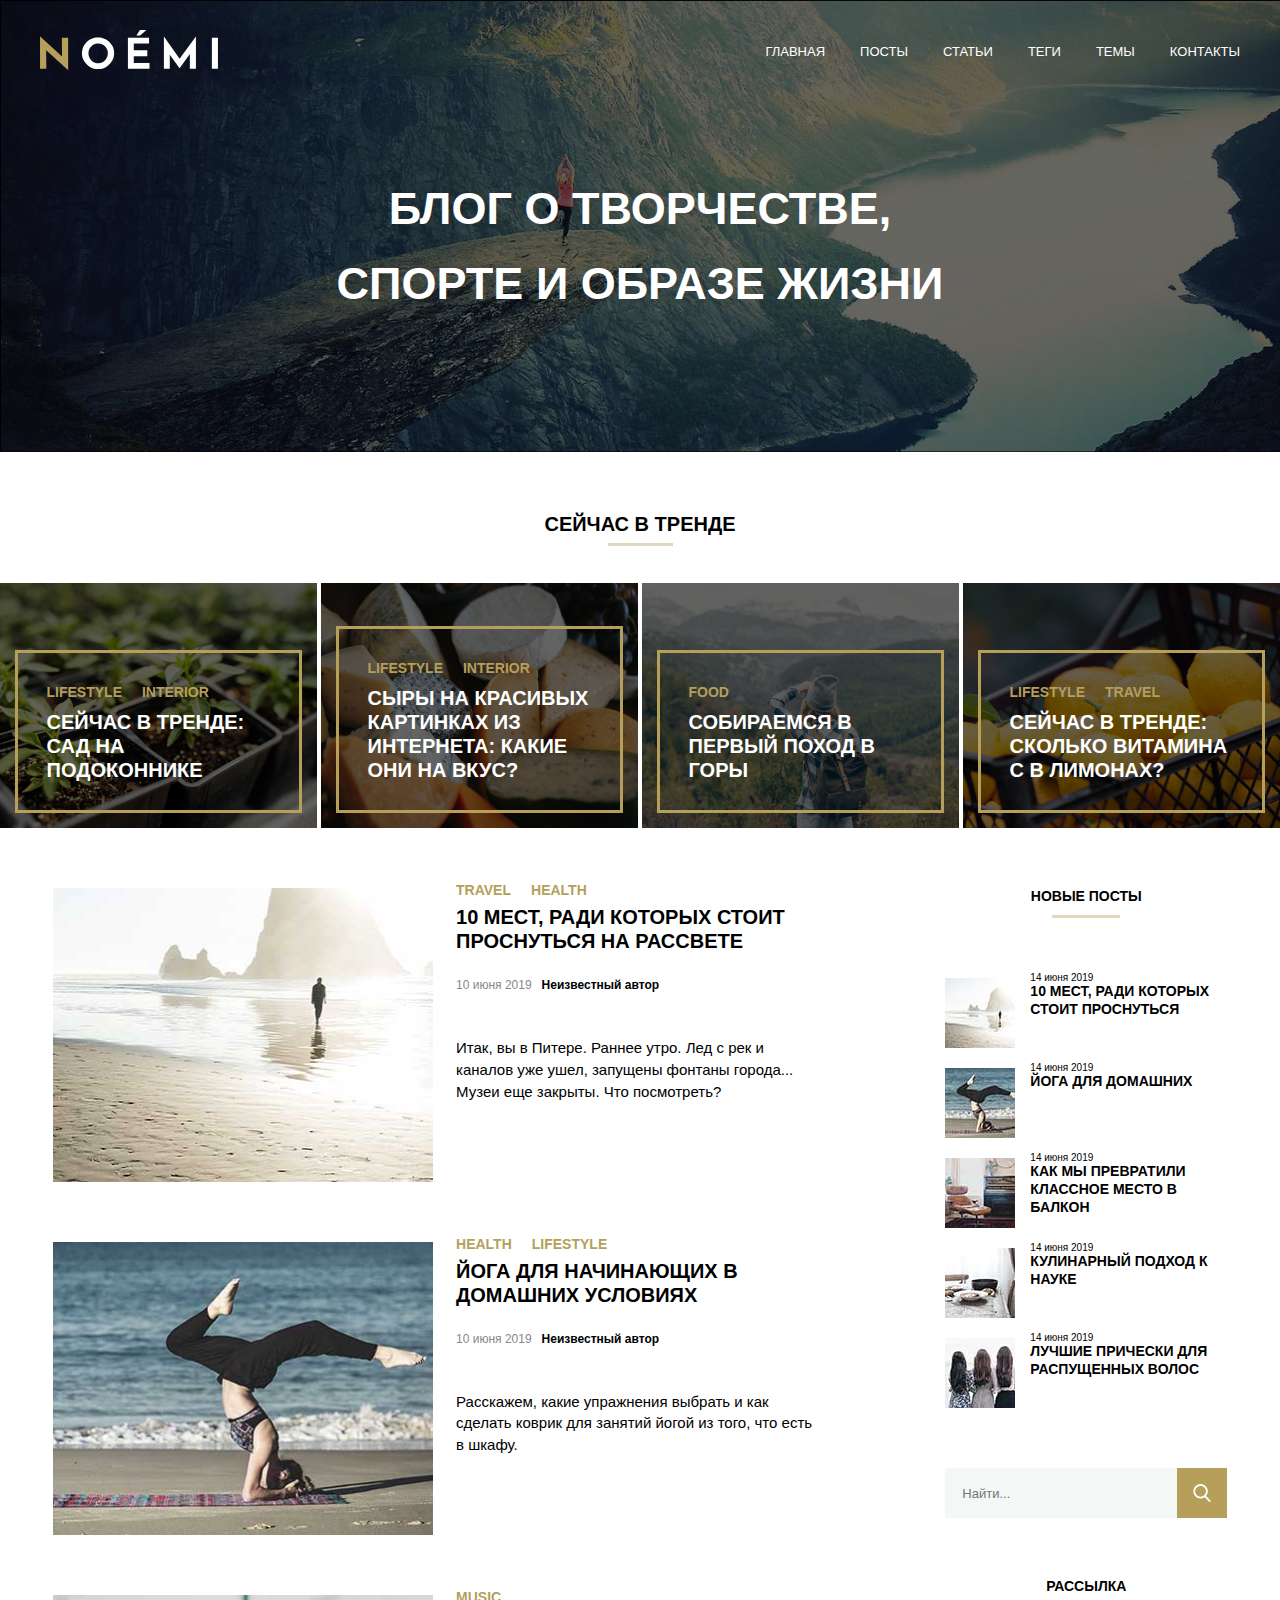
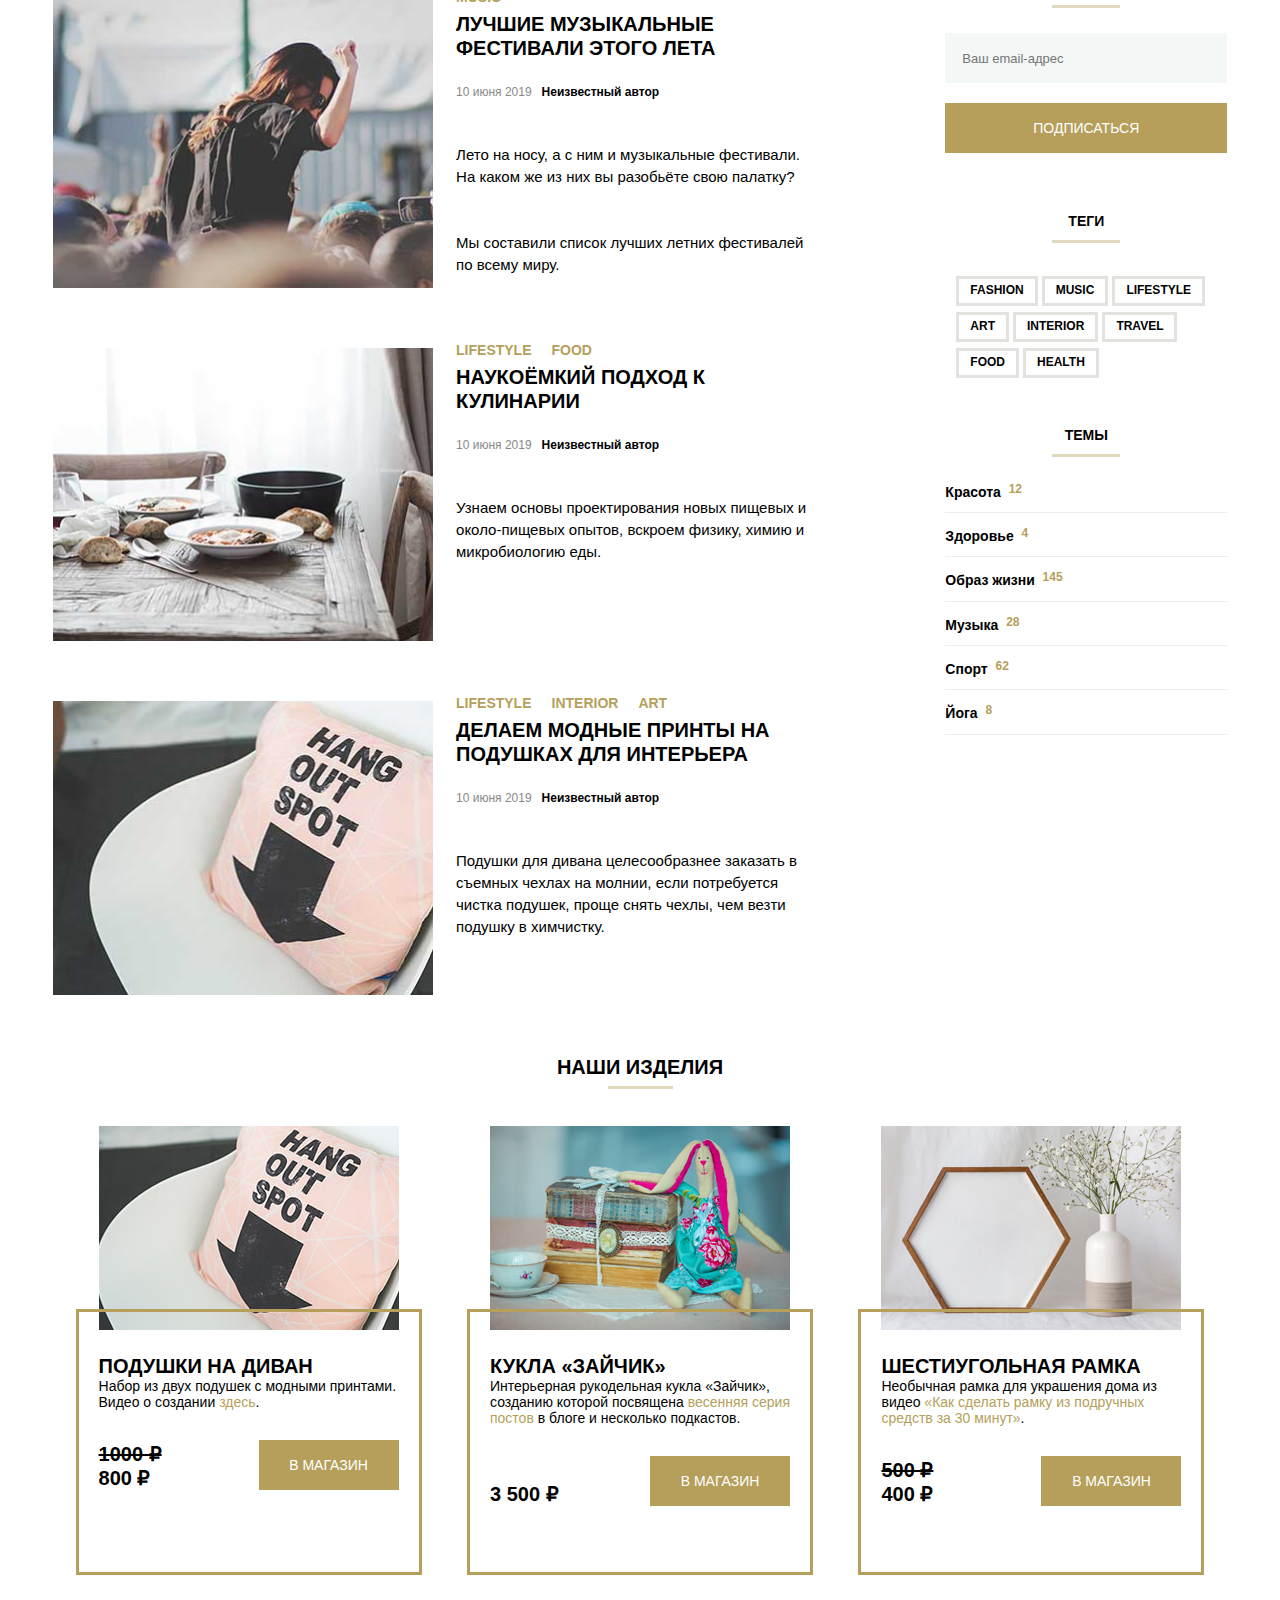
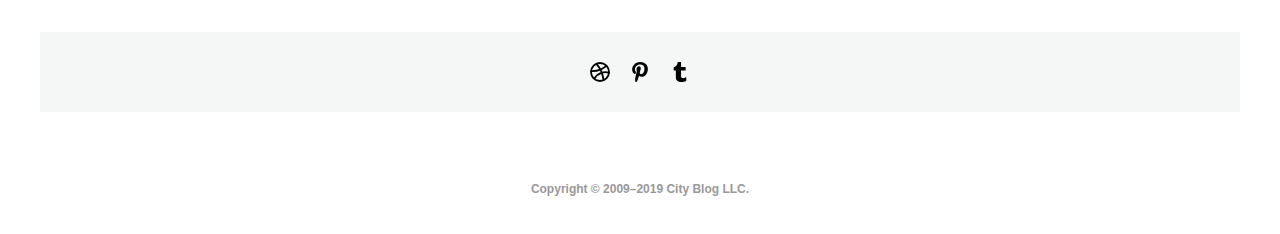
<file: index.html>
<!DOCTYPE html>
<html lang="en">

<head>
  <meta charset="UTF-8">
  <meta http-equiv="X-UA-Compatible" content="IE=edge">
  <meta name="viewport" content="width=device-width, initial-scale=1.0">
  <title>Document</title>
  <link rel="stylesheet" href="css/style.css">
</head>

<body>
  <header class="header">
    <div class="container">
      <a href="#" class="header__logo-link">
        <img src="svg/noemi-logo.svg" class="header__logo" alt="Логотип компании">
      </a>

  

      <div class="tablet__menu">
        <input id="menu__toggle" type="checkbox"  name="menu__toggle">
        <label class="menu__btn" for="menu__toggle">
            <span></span>
        </label>
    </div>

      <nav class="menu">
        <ul class="menu__list">
          <li class="menu__list-item">
            <a class="menu__link" href="#0">Главная</a>
          </li>
          <li class="menu__list-item">
            <a class="menu__link" href="#0">Посты</a>
          </li>
          <li class="menu__list-item">
            <a class="menu__link" href="#0">Статьи</a>
          </li>
          <li class="menu__list-item">
            <a class="menu__link" href="#0">Теги</a>
          </li>
          <li class="menu__list-item">
            <a class="menu__link" href="#0">Темы</a>
          </li>
          <li class="menu__list-item">
            <a class="menu__link" href="#0">Контакты</a>
          </li>
        </ul>
      </nav>
    </div>

    <div class="container-title">
      <h1 class="title">Блог о творчестве, спорте и образе жизни</h1>
    </div>
  </header>

    <div class="popup-wrapper">
        <div class="popup-container">
            <div class="popup">
                <div class="popup-header-container">
                    <h2 class="popup-header">Ваш фидбек</h2>
                </div>
                <form class="form-popup">
                    <div class="form-group-popup">
                        <label class="field-group">
                        <span class="field-label">Как часто Вы заходите на сайт?</span>
                        <select class="select">
                            <option>Почти каждый день</option>
                            <option selected>Каждый день</option>
                            <option>Реже</option>
                        </select>
                    </label>
                    </div>
                    <div class="form-group-popup">
                        <span class="field-label">Вы подписаны на e-mail рассылку?</span>
                        <label class="radio-group">
                        <input type="radio" class="radio" name="radio-group">
                        <span class="radio-group-text">Да</span>
                    </label>
                        <label class="radio-group">
                        <input type="radio" class="radio" name="radio-group">
                        <span class="radio-group-text">Нет</span>
                    </label>
                    </div>
                    <div class="form-group-popup">
                        <label class="field-group">
                  <span class="field-label">Напишите текст вашего сообщения</span>
                  <textarea class="field textarea" placeholder="Может, больше рецептов?" required></textarea>
                 </label>
                    </div>
                    <div class="form-group-popup form-actions">
                        <button type="submit" class="button button-submit">Отправить</button>
                    </div>
                </form>
            </div>
            <button class="popup__close" type="button">Закрыть окно</button>
        </div>
    </div>
   

  <article class="trend">
    <div class="posts__header-container">
      <h2 class="shop__header">Сейчас в тренде</h2>
    </div>
    <div class="trend__container">
      <article class="trend-card trend-card-one">
        <img src="images/trend1.jpg" class="trend__img" alt="Фотография человека у моря">
        <div class="trend__content">
          <header class="trend__content-header">
            <div class="category">
              <ul class="category__list">
                <li>
                  <a href="#0" class="category__link">Lifestyle</a>
                </li>
                <li>
                  <a href="#0" class="category__link">Interior</a>
                </li>
              </ul>
            </div>
            <h3 class="trend__title">
              <a href="#0" class="trend__title-link ">Сейчас в тренде: сад на подоконнике</a>
            </h3>
          </header>

        </div>
      </article>
      <article class="trend-card trend-card-two">
        <img src="images/trend2.jpg" class="trend__img" alt="Фотография человека у моря">
        <div class="trend__content">
          <header class="trend__content-header">
            <div class="category">
              <ul class="category__list">
                <li class="category__list-item">
                  <a href="#0" class="category__link">Lifestyle</a>
                </li>
                <li class="category__list-item">
                  <a href="#0" class="category__link">Interior</a>
                </li>
              </ul>
            </div>
            <h3 class="trend__title">
              <a href="#0" class="trend__title-link ">Сыры на красивых картинках из интернета: какие они на вкус?</a>
            </h3>
          </header>

        </div>
      </article>
      <article class="trend-card trend-card-three">
        <img src="images/trend3.jpg" class="trend__img" alt="Фотография человека у моря">
        <div class="trend__content">
          <header class="trend__content-header">
            <div class="category">
              <ul class="category__list">
                <li class="category__list-item">
                  <a href="#0" class="category__link">Food</a>
                </li>
              </ul>
            </div>
            <h3 class="trend__title">
              <a href="#0" class="trend__title-link">Собираемся в первый поход в горы</a>
            </h3>
          </header>

        </div>
      </article>
      <article class="trend-card trend-card-four">
        <img src="images/trend4.jpg" class="trend__img" alt="Фотография человека у моря">
        <div class="trend__content">
          <header class="trend__content-header">
            <div class="category">
              <ul class="category__list">
                <li class="category__list-item">
                  <a href="#0" class="category__link">Lifestyle</a>
                </li>
                <li class="category__list-item">
                  <a href="#0" class="category__link">Travel</a>
                </li>
              </ul>
            </div>
            <h3 class="trend__title">
              <a href="#0" class="trend__title-link ">Сейчас в тренде: сколько витамина С в лимонах?</a>
            </h3>
          </header>

        </div>
      </article>
    </div>
  </article>

  <div class="page">
    <main class="news__container">
      <!--карточка 1-->
      <article class="article">
        <img class="article__img" src="images/last-post1.jpg" alt="10 мест, ради которых стоит проснуться на рассвете">

        <div class="article__content">
          <ul class="tags__article-list">
            <li class="tags__article-item">
              <a class="tags__article-link" href="#0">Travel</a>
            </li>
            <li class="tags__article-item">
              <a class="tags__article-link" href="#0">Health</a>
            </li>
          </ul>
          <h2 class="article__title">
            <a class="article__title-link" href="#0">10 мест, ради которых стоит проснуться на рассвете</a>
          </h2>

          <div class="date__author">
            <time datetime="2019-06-10" class="card-time">10 июня 2019</time>
            <address class="autor">
              <a href="#0" class="autor-link"> Неизвестный автор</a>
            </address>
          </div>

          <p class="article__text">Итак, вы в Питере. Раннее утро. Лед с рек и каналов уже ушел, запущены фонтаны
            города... Музеи еще закрыты. Что посмотреть?</p>
        </div>
      </article>
      <!--карточка 2-->

      <article class="article">
        <img class="article__img" src="images/last-post2.jpg" alt="Йога для начинающих">

        <div class="article__content">
          <ul class="tags__article-list">
            <li class="tags__article-item">
              <a class="tags__article-link" href="#0">Health</a>
            </li>
            <li class="tags__article-item">
              <a class="tags__article-link" href="#0">Lifestyle</a>
            </li>
          </ul>
          <h2 class="article__title">
            <a class="article__title-link" href="#0">Йога для начинающих в домашних условиях</a>
          </h2>

          <div class="date__author">
            <time datetime="2019-06-10" class="card-time">10 июня 2019</time>
            <address class="autor">
              <a href="#0" class="autor-link"> Неизвестный автор</a>
            </address>
          </div>

          <p class="article__text">Расскажем, какие упражнения выбрать и как сделать коврик для занятий йогой из того,
            что есть в шкафу.</p>
        </div>
      </article>
      <!--карточка 3-->

      <article class="article">
        <img class="article__img" src="images/last-post3.jpg" alt="Музыкальные фестивали">

        <div class="article__content">
          <ul class="tags__article-list">
            <li class="tags__article-item">
              <a class="tags__article-link" href="#0">Music</a>
            </li>
          </ul>
          <h2 class="article__title">
            <a class="article__title-link" href="#0">Лучшие музыкальные фестивали этого лета</a>
          </h2>

          <div class="date__author">
            <time datetime="2019-06-10" class="card-time">10 июня 2019</time>
            <address class="autor">
              <a href="#0" class="autor-link"> Неизвестный автор</a>
            </address>
          </div>

          <p class="article__text">
            Лето на носу, а с ним и музыкальные фестивали. На каком же из них вы разобьёте свою палатку?</p>
          <p class="article__text">
            Мы составили список лучших летних фестивалей по всему миру.</p>
        </div>
      </article>
      <!--карточка 4-->

      <article class="article">
        <img class="article__img" src="images/last-post4.jpg" alt="Кулинария">

        <div class="article__content">
          <ul class="tags__article-list">
            <li class="tags__article-item">
              <a class="tags__article-link" href="#0">Lifestyle</a>
            </li>
            <li class="tags__article-item">
              <a class="tags__article-link" href="#0">Food</a>
            </li>
          </ul>
          <h2 class="article__title">
            <a class="article__title-link" href="#0">Наукоёмкий подход к кулинарии</a>
          </h2>

          <div class="date__author">
            <time datetime="2019-06-10" class="card-time">10 июня 2019</time>
            <address class="autor">
              <a href="#0" class="autor-link"> Неизвестный автор</a>
            </address>
          </div>

          <p class="article__text">Узнаем основы проектирования новых пищевых и около-пищевых опытов, вскроем физику,
            химию и микробиологию еды.</p>
        </div>
      </article>
      <!--карточка 5-->

      <article class="article">
        <img class="article__img" src="images/last-post5.jpg" alt="Принты на подушках">

        <div class="article__content">
          <ul class="tags__article-list">
            <li class="tags__article-item">
              <a class="tags__article-link" href="#0">Lifestyle</a>
            </li>
            <li class="tags__article-item">
              <a class="tags__article-link" href="#0">Interior</a>
            </li>
            <li class="tags__article-item">
              <a class="tags__article-link" href="#0">Art</a>
            </li>
          </ul>
          <h2 class="article__title">
            <a class="article__title-link" href="#0">Делаем модные принты на подушках для интерьера</a>
          </h2>

          <div class="date__author">
            <time datetime="2019-06-10" class="card-time">10 июня 2019</time>
            <address class="autor">
              <a href="#0" class="autor-link"> Неизвестный автор</a>
            </address>
          </div>

          <p class="article__text">Подушки для дивана целесообразнее заказать в съемных чехлах на молнии, если
            потребуется чистка подушек, проще снять чехлы, чем везти подушку в химчистку.</p>
        </div>
      </article>
    </main>
    <!--aside-->

    <aside class="newposts__posts">
      <section class="newposts">
        <div class="posts-header-container">
          <h2 class="title__post">Новые посты</h2>
        </div>
        <!--post1-->

        <article class="postslist">
          <img class="posts__img" src="images/2.jpg" alt="Картинка на рассвете">


          <div class="posts__content">
            <time class="posts__datetime">14 июня 2019</time>
            <h2 class="posts__title">
              <a class="posts__title-link" href="#0">10 мест, ради которых стоит проснуться</a>
            </h2>
          </div>
        </article>
        <!--post2-->

        <article class="postslist">

          <img class="posts__img" src="images/151.jpg" alt="Йога">

          <div class="posts__content">
            <time class="posts__datetime">14 июня 2019</time>
            <h2 class="posts__title">
              <a class="posts__title-link" href="#0">Йога для домашних</a>
            </h2>
          </div>
        </article>
        <!--post3-->

        <article class="postslist">
          <img class="posts__img" src="images/45.jpg" alt="Балкон">

          <div class="posts__content">
            <time class="posts__datetime">14 июня 2019</time>
            <h2 class="posts__title">
              <a class="posts__title-link" href="#0">Как мы превратили классное место в балкон</a>
            </h2>
          </div>
        </article>
        <!--post4-->

        <article class="postslist">
          <img class="posts__img" src="images/501.jpg" alt="Тарелки на столе">

          <div class="posts__content">
            <time class="posts__datetime">14 июня 2019</time>
            <h2 class="posts__title">
              <a class="posts__title-link" href="#0">Кулинарный подход к науке</a>
            </h2>
          </div>
        </article>
        <!--post5-->

        <article class="postslist">
          <img class="posts__img" src="images/7.jpg" alt="Прически">

          <div class="posts__content">
            <time class="posts__datetime">14 июня 2019</time>
            <h2 class="posts__title">
              <a class="posts__title-link" href="#0">Лучшие прически для распущенных волос</a>
            </h2>
          </div>
        </article>
      </section>

      <section class="form__container">
        <form class="search">
          <label class="form-group">
            <span class="visually-hidden">Используйте поиск!</span>
            <input type="text" class="field" name="query" placeholder="Найти..." required>
          </label>
          <button type="submit" class="button-search">
            <span class="visually-hidden">Найти</span>
          </button>
        </form>
      </section>

      <section class="subscribe">

        <h2 class="title__post">Рассылка</h2>

        <form class="subscribe__form" method="post">
          <label class="subscribe__form-lable">
            <span class="visually__hidden">Поле ввода электронного адреса</span>
            <input class="subscribe__form-input" type="email" placeholder="Ваш email-адрес">
          </label>

          <button class="subscribe__btn"><span>Подписаться</span></button>
        </form>
      </section>

      <section class="tags__wrapper">
       
        <h2 class="title__post">Теги</h2>
     
    
        <ul class="tags__list">
          <li class="tags__item">
            <a href="#0" class="tags__link">Fashion</a>
          </li>
          <li class="tags__item">
            <a href="#0" class="tags__link">Music</a>
          </li>
          <li class="tags__item">
            <a href="#0" class="tags__link">Lifestyle</a>
          </li>
          <li class="tags__item">
            <a href="#0" class="tags__link">Art</a>
          </li>
          <li class="tags__item">
            <a href="#0" class="tags__link">Interior</a>
          </li>
          <li class="tags__item">
            <a href="#0" class="tags__link">Travel</a>
          </li>
          <li class="tags__item">
            <a href="#0" class="tags__link">Food</a>
          </li>
          <li class="tags__item">
            <a href="#0" class="tags__link">Health</a>
          </li>
        </ul>

     
      </section>

      <section class="categories">

        <h2 class="title__post">Темы</h2>

        <ul class="categories__list">
          <li class="categories__item">
            <a href="#0" class="categories__link">Красота</a>
            <sup class="number__articles">12</sup>
          </li>
          <li class="categories__item">
            <a href="#0" class="categories__link">Здоровье</a>
            <sup class="number__articles">4</sup>
          </li>
          <li class="categories__item">
            <a href="#0" class="categories__link">Образ жизни</a>
            <sup class="number__articles">145</sup>
          </li>
          <li class="categories__item">
            <a href="#0" class="categories__link">Музыка</a>
            <sup class="number__articles">28</sup>
          </li>
          <li class="categories__item">
            <a href="#0" class="categories__link">Спорт</a>
            <sup class="number__articles">62</sup>
          </li>
          <li class="categories__item">
            <a href="#0" class="categories__link">Йога</a>
            <sup class="number__articles">8</sup>
          </li>
        </ul>
      </section>
    </aside>

    <section class="shop">
      <div class="posts__header-container">
        <h2 class="shop__header">Наши изделия</h2>
      </div>
      <div class="shop__container">
        <article class="shop__block">
          <picture class="shop__picture">
            <source media="(min-width: 1200px)" class="shop__img" srcset="images/shop-item-desk1.jpg">
            <source media="(min-width: 641px) and (max-width: 1199px)" class="shop__img"
              srcset="images/shop-item-tablet1.jpg">
            <source media="(max-width: 640px)" class="shop__img" srcset="images/shop-item-mobile1.jpg">
            <img src="images/shop-item-desk1.jpg" class="shop__img" alt="Фотография диванной подушки">
          </picture>
          <div class="content__container">
            <div class="shop__content">
              <h3 class="shop__title">
                <a href="#0" class="shop__title-link ">Подушки на диван</a>
              </h3>
              <div class="shop__description">
                <p>Набор из двух подушек с модными принтами. Видео о создании <span class="shop__link">
                    <a href="#0" class="text__link">здесь</a></span>.</p>
              </div>
            </div>
            <footer class="shop__footer">
              <div class="shop__prices">
                <span class="shop__price old-price">1000 &#8381</span>
                <span class="shop__price">800 &#8381</span>
              </div>
              <button class="shop__button">В магазин</button>
            </footer>
          </div>
        </article>
        <article class="shop__block">
          <picture class="shop__picture">
            <source media="(min-width: 1200px)" class="shop__img" srcset="images/shop-item-desk2.jpg">
            <source media="(min-width: 641px) and (max-width: 1199px)" class="shop__img"
              srcset="images/shop-item-tablet2.jpg">
            <source media="(max-width: 640px)" class="shop__img" srcset="images/shop-item-mobile2.jpg">
            <img src="images/shop-item-desk2.jpg" class="shop__img"
              alt="Фотография с зайчиком, книгами и чайной чашкой">
          </picture>
          <div class="content__container">
            <div class="shop__content">
              <h3 class="shop__title">
                <a href="#0" class="shop__title-link ">Кукла «Зайчик»</a>
              </h3>
              <div class="shop__description">
                <p>Интерьерная рукодельная кукла «Зайчик», созданию которой посвящена <span class="shop__link">
                    <a href="#0" class="text__link">весенняя серия постов </a></span>в блоге и несколько подкастов.</p>
              </div>
            </div>
            <footer class="shop__footer">
              <div class="shop__prices">
                <span class="shop__price old-price"></span>
                <span class="shop__price">3 500 &#8381</span>
              </div>
              <button class="shop__button">В магазин</button>
            </footer>
          </div>
        </article>
        <article class="shop__block">
          <picture class="shop__picture">
            <source media="(min-width: 1200px)" class="shop__img" srcset="images/shop-item-desk3.jpg">
            <source media="(min-width: 641px) and (max-width: 1199px)" class="shop__img"
              srcset="images/shop-item-tablet3.jpg">
            <source media="(max-width: 640px)" class="shop__img" srcset="images/shop-item-mobile3.jpg">
            <img src="images/shop-item-desk3.jpg" class="shop__img" alt="Фотография с шестиугольной рамкой">
          </picture>
          <div class="content__container">
            <div class="shop__content">
              <h3 class="shop__title">
                <a href="#0" class="shop__title-link ">Шестиугольная рамка</a>
              </h3>
              <div class="shop__description">
                <p>Необычная рамка для украшения дома из видео <span class="shop__link">
                    <a href="#0" class="text__link">«Как сделать рамку из подручных средств за 30 минут»</a></span>.</p>
              </div>
            </div>
            <footer class="shop__footer">
              <div class="shop__prices">
                <span class="shop__price old-price">500 &#8381</span>
                <span class="shop__price">400 &#8381</span>
              </div>
              <button class="shop__button">В магазин</button>
            </footer>
          </div>
        </article>
      </div>
    </section>
  </div>

  <footer class="footer">
    <address class="social__networks">
      <ul class="social__list">
        <li class="social__item">
          <a href="#0" class="social__link social__link-dribbble">

          </a>
        </li>
        <li class="social__item">
          <a href="#0" class="social__link social__link-pinterest" alt="pinterest">

          </a>
        </li>
        <li class="social__item">
          <a href="#0" class="social__link social__link-tumblr" alt="tumblr">

          </a>
        </li>
      </ul>
    </address>
    <div class="copyright__text">
      <a href="#0" class="copyright__link">Copyright © 2009–2019 City Blog LLC.</a>
    </div>
  </footer>




</body>

</html>
</file>
<file: css/style.css>
@font-face {
  font-family: "OpenSans";
  src: url(https://netology-code.github.io/html-2-diploma/sources/fonts/OpenSans-Regular.woff) format("woff");
  font-weight: 400;
  font-display: swap;
}

@font-face {
  font-family: "OpenSans";
  src: url(https://netology-code.github.io/html-2-diploma/sources/fonts/OpenSans-Bold.woff) format("woff");
  font-weight: 700;
  font-display: swap;
}

html {
  font-size: 10px;
}

* {
  margin: 0;
  padding: 0;
}

body {
  width: 100%;
  min-width: 36rem;
  font-family: 'Open Sans', Tahoma, Verdana, sans-serif;
  margin-left: auto;
  margin-right: auto;
  margin: 0;
  padding: 0;
}

ul {
  list-style-type: none;
}

a {
  text-decoration: none;
}


/* pop-up */
.popup-wrapper{
  display: none;
}

.popup {
  min-height: 100vh;
  display: flex;
  display: none;
  justify-content: center;
  align-items: center;
  z-index: 3;
  position: absolute;
  left: 35%;
  top: 250px;
  background-color: #ffffff;
}

.popup-close {
  width: 20px;
  height: 20px;
  margin-top: -560px;
  margin-left: 350px;
  position: absolute;
  font-size: 15px;
  border: none;
  background-color: transparent;
}

.popup-container {
  width: 390px;
  height: 590px;
  padding: 35px 32px;
  box-sizing: border-box;
}

.popup-header {
  display: flex;
  justify-content: center;
}

.popup-header-title {
  display: inline-block;
  font-size: 20px;
  font-weight: 700;
  color: #0f0d0e;
  text-transform: uppercase;
  margin-bottom: 35px;
}

.popup-header-title::after {
  content: "";
  position: absolute;
  display: inline-block;
  margin-top: 35px;
  margin-left: -100px;
  width: 65px;
  height: 3px;
  background-color: #e1d9bd;
}

.form-row-site {
  width: 324px;
}

.form-row-mail {
  margin-top: 25px;
}

.form-row-content {
  margin-top: 25px;
}

.form-row-button {
  margin-top: 25px;
  text-align: center;
}

.form-group {
  display: block;
}

.popup-form-hint {
  display: block;
  font-size: 13px;
  font-weight: 400;
  margin-bottom: 10px;
}

.field-textarea {
  box-sizing: border-box;
  border: 0 none;
  padding: 15px 20px;
  width: 324px;
  height: 126px;
  max-width: 320px;
  min-width: 320px;
  max-height: 130px;
  min-height: 80px;
  font-size: 13px;
  color: #a2a4a3;
  background-color: #f4f7f6;
  text-align: start;
}

.popup-button {
  width: 324px;
  border: 0 none;
  padding: 15px 55px;
  font-size: 14px;
  font-weight: 700;
  color: #ffffff;
  text-transform: uppercase;
  background-color: #b59f5b;
  cursor: pointer;
}

.popup-button:hover {
  background-color: #323232;
}

.select {
  display: block;
  box-sizing: border-box;
  height: 50px;
  width: 324px;
  padding-left: 20px;
  margin: 0;
  border: 0 none;
  font-size: 14px;
  color: #a2a4a3;
  -webkit-appearance: none;
  -moz-appearance: none;
  background-image: url('');
  background-repeat: no-repeat;
  background-position: right 5px center;
  background-color: #f4f7f6;
}

.field-textarea:hover,
.select:hover {
  border-bottom: 1px solid #ebe7d7;
}

.radio-group-text {
  font-size: 13px;
}

.radio-group-text::before {
  content: "";
  display: inline-block;
  width: 16px;
  height: 16px;
  margin-right: 8px;
  vertical-align: middle;
  background-image: url('');
  background-repeat: no-repeat;
  background-position: center center;
  background-size: 16px;
}

.radio-group {
  display: inline-block;
  font-size: 15px;
  margin-left: 15px;
}

.radio:checked~.radio-group-text::before {
  background-image: url("form-circle.svg");
}

.radio {
  display: none;
}


/* header */

.header {
  width: 100%;
  position: relative;
  display: block;
  box-sizing: border-box;
  background-color: gray;
  background-image: url("../images/banner-bg.jpg");
  background-size: cover;
  margin-right: auto;
  margin-left: auto;
}

.header::after {
  content: "";
  background-color: #000000;
  opacity: 0.60;
  position: absolute;
  top: 0;
  left: 0;
  right: 0;
  bottom: 0;
  z-index: 0;
}

.header__logo {
  width: 17.8rem;
}

.container {
  box-sizing: border-box;
  display: flex;
  max-width: 120rem;
  margin-left: auto;
  margin-right: auto;
  padding-top: 3rem;
  justify-content: space-between;
  align-items: center;
  z-index: 2;
  position: relative;
}

/* навигация */

#menu__toggle {
  opacity: 0;
}


.menu__list {
  display: flex;
  list-style-type: none;
}

.menu__link {
  text-decoration: none;
  text-transform: uppercase;
  color: white;
  font-size: 1.3rem;
  font-weight: normal; 
}

.menu__list-item {

}



.menu__list-item:nth-child(n+2) {
  margin-left: 3.5rem;
}

.menu__link:hover {
  border-bottom: 1px solid white;
}



.menu__list a,
.menu__list a:active {
  color: #ffffff;
}

/*
.menu__list a:hover {
  color: #ffffff;
  text-decoration: underline;
}
 */

.title {
  font-size: 4.5rem;
  line-height: 1.66;
  font-weight: 700;
  text-transform: uppercase;
  color: white;
  padding-bottom: 13rem;
  margin-top: 10rem;
}

.container-title {
  box-sizing: border-box;
  width: 68rem;
  text-align: center;
  margin-left: auto;
  margin-right: auto;
  z-index: 2;
  position: relative;
}



/* вторая секция -4 карточки */

.trend {
  margin-top: 6rem;
}

.posts__header-container {
  display: block;
  margin-left: auto;
  margin-right: auto;
  text-align: center;
  padding-bottom: 1rem;
  margin-bottom: 2.5rem;
}

.posts__header-container::after {
  content: "";
  display: inline-block;
  width: 6.5rem;
  height: 0.3rem;
  background-color: #e1d9bd;
  background-position: center center;
}

.trend__container {
  display: flex;
  margin-left: auto;
  margin-right: auto;
}

.trend-card {
  /* box-sizing: border-box;
  width: calc(25% - 0.4rem);
  height: 32rem;
  position: relative; */

  display: flex;
  flex-direction: column;
  justify-content: flex-end;
 
  position: relative;
 /* min-height: 32rem; */
  background-color: gray;
  background-position: center center;
  background-repeat: no-repeat;
  background-size: cover;
}



.trend__img{
  width: 100%;
  height: 100%;
   /* object-fit: cover;*/
}

.category__list {
  display: flex;
  flex-wrap: wrap;
  width: 100%;
  text-align: left;
  margin-bottom: 0.8rem;
}

.category__link {
  text-transform: uppercase;
  color: #b59f5b;
  font-weight: bold;
  font-size: 1.4rem;
  line-height: 2rem;
  margin-right: 2rem;
}


.trend-card:nth-child(n+2) {
  margin-left: 0.4rem;
    
}

.trend-card::after {
  content: "";
  background-color: #000000;
  opacity: 0.60;
  position: absolute;
  top: 0;
  left: 0;
  right: 0;
  bottom: 0;
  z-index: 0;
}

/*  посты  */

.newposts__posts {
  box-sizing: border-box;
  width: 24%;
}

.posts__img{
  width: 7rem;
}

.posts-header-container {
  display: block;
  margin-left: auto;
  margin-right: auto;
  text-align: center;
  padding-bottom: 1rem;
  margin-bottom: 2.5rem;
}

/*
.posts-header-container::after {
  content: "";
  display: inline-block;
  width: 6.5rem;
  height: 0.3rem;
  background-color: #e1d9bd;
  background-position: center center;
} 
полоска вариант2*/

.posts__title {
  font-size: 1.4rem;
  line-height: 1.28;
  text-transform: uppercase;
}

.postslist {
  display: flex;
  box-sizing: border-box;
  flex-wrap: wrap;
}

.postslist:nth-child(n+2) {
  margin-top: 2rem;
}

.posts__content {
  display: block;
 box-sizing: border-box;
width: 18.5rem;
margin-top: -0.6rem;
margin-left: 1.5rem;
}

.posts__title-link {
  font-size: 14px;
  text-decoration: none;
  text-transform: uppercase;
  color: black;
}

.posts__title-link:hover {
  color: #b59f5b;
}


/*рамка */

.trend__content{
  box-sizing: border-box;
  position: absolute;
  padding: 9%;
  bottom: 1.5rem;
  left: 1.5rem;
  right: 1.5rem;
  border: 3px solid #b59f5b;
  z-index: 2;
}

.trend__content-header {
  width: 100%;
}

.trend__title {
  line-height: 1.2;
  text-decoration: none;
  text-transform: uppercase;
  font-size: 2rem;
}

.trend__title-link{
  text-decoration: none;
  color: white;
}
  /* конец рамки */

  /* новости */
.page {
  display: flex;
  flex-wrap: wrap;
  justify-content: space-between;
  box-sizing: border-box;
  max-width: 120rem;
  padding-left: 1%;
  padding-right: 1%;
  margin-top: 6rem;
  margin-left: auto;
  margin-right: auto;
}

.news__container {
  box-sizing: border-box;
  width: 66%;
}

.article {
  display: flex;
  flex-wrap: wrap;
  align-items: flex-start;
}

.article__img {
  width: 38rem;
}

.article__text {
  font-size: 1.5rem;
  line-height: 1.45;
  margin-top: 4.5rem;
}

.article:nth-child(n+2){
  margin-top: 6rem;
}

.date__author{
  display: flex;
  flex-wrap: wrap;
  box-sizing: border-box;
  margin-bottom: 1rem;
}
.card-time {
  font-size: 12px;
  color: #888888;
  line-height: normal;
 
}

.autor {
  padding-left: 1rem;
  font-style: normal;
}

.autor-link {
  text-decoration: none;
  font-size: 12px;
  font-weight: 700;
  color: black;
 
}

.article__content {
  box-sizing: border-box;
  width: 46%;
  margin-left: 3%;
  margin-top: -0.6rem;
}

.tags__article-list{
  display: flex;
  flex-wrap: wrap;
  width: 100%;
  text-align: left;
  list-style-type: none;
  margin-top: 0;
  margin-bottom: 0.7rem;
}

.tags__article-link {
  text-decoration: none;
  text-transform: uppercase;
  color: #b59f5b;
  font-weight: bold;
  font-size: 1.4rem;
}

.tags__article-link:hover {
  border-bottom: 1px solid #b59f5b;
}

.tags__article-item {
  margin-right: 2rem;
}

.tags__article-item :last-child {
  margin-right: 0;
}

.article__title{
  line-height: 1.2;
  text-decoration: none;
  text-transform: uppercase;
  color: black;
  font-size: 2rem;
  font-weight: bold;
  margin-top: 0;
  margin-bottom: 2.5rem;
}

.article__title-link{
  text-decoration: none;
  color: black;
}

.article__title-link:hover {
  color: #b59f5b;
}




/*
.trend-card-one {
  height: 100%;
  background-image: url("../images/trend1.jpg");
  background-repeat: no-repeat;
  background-size: cover; 
}


.trend-card-two {
  background-image: url("../images/trend2.jpg");
  background-repeat: no-repeat;
  background-size: cover;
}

.trend-card-three {
  background-image: url("../images/trend3.jpg");
  background-repeat: no-repeat;
  background-size: cover;
}

.trend-card-four {
  background-image: url("../images/trend4.jpg");
  background-repeat: no-repeat;
  background-size: cover;
}

*/

.trends-classes {
  display: flex;
  flex-wrap: wrap;
  list-style-type: none;
  padding: 0;
}

.trend-class {
  font-size: 14px;
  font-weight: bold;
  color: #b59f5b;
  margin-left: 19px;
  text-transform: uppercase;
}

.trend-class1 {
  margin-left: 0;
}

.trend-class-link {
  color: #b59f5b;
  text-decoration: none;
}

.trend-title {
  font-size: 20px;
  font-weight: bold;
  line-height: 1.2;
  text-transform: uppercase;
  margin-top: 0;
}

.trend-title-link {
  color: #ffffff;
  text-decoration: none;
  text-transform: uppercase;
}




/* форма поиска */
/*
.form-search-container {
  margin-top: 45px;
}

.form-search {
  display: flex;
}
 */

.visually__hidden {
  width: 1px;
  height: 1px;
  clip: rect(1px, 1px, 1px, 1px);
  position: absolute;
}

/*
.input-search-lable {
  flex-grow: 1;
}

.input-search {
  width: 100%;
  height: 48px;
  padding-left: 16px;
  padding-right: 16px;
  border: none;
  background-color: #f3f2f2;
}

.button-search {
  width: 48px;
  height: 48px;
  border: none;
  background: #b59f5b url("https://netology-code.github.io/html-2-diploma/sources/images/search.svg") no-repeat center;
  background-size: 18px;
}
*/

/*  форма подписки */

.search {
  display: flex;
  justify-content: flex-start;
  align-items: flex-start;
  margin-top: 6rem;
  padding: 0;
}

.form-group {
  width: calc(100% - 5rem);
}

.field {
  width: 100%;
  box-sizing: border-box;
  border: none;
  padding: 1.5rem 3.5rem 1.5rem 1.7rem;
  margin-top: 0px;
  margin-right: 0;
  font-size: 1.3rem;
  height: 5rem;
  background-color: #f3f7f5;
  background-size: 100%;
}

.field:focus {
  outline: 1px solid #b59f5b;
}

.field:hover {
  background-color: #f2efd1;
}

.field-mail:focus {
  outline: 1px solid #b59f5b;
}

.field-mail:hover {
  background-color: #f2efd1;
}

.button-search:focus {
  outline: 1px solid #b59f5b;
}

.button-search:hover {
  background-color: #323232;
}

.button-mail:focus {
  outline: 1px solid #b59f5b;
}

.button-mail:hover {
  background-color: #323232;
}

.button-search {
  box-sizing: border-box;
  height: 5rem;
  width: 5rem;
  padding: 0;
  margin-top: 0;
  border: none;
  font-size: 0.8rem;
  color: #ffffff;
  cursor: pointer;
  margin-left: 0;
  background-color: #b59f5b;
  background-image: url(../svg/search.svg);
  background-repeat: no-repeat;
  background-position: center center;
  background-size: 1.8rem;
}

/* */

.subscribe {
  margin-top: 6rem;
}


.subscribe__form{
  display: block;
  box-sizing: border-box;
  margin-top: 1rem;
  padding: 0;
}

.subscribe__form-input{
  display: block;
  box-sizing: border-box;
  width: 100%;
  border: none;
  padding: 1.5rem 8rem 1.5rem 1.7rem;
  margin-top: 1rem;
  margin-right: 0;
  font-size: 1.3rem;
  height: 5rem;
  background-color: #f3f7f5;
  background-size: 100%;
}


.visually-hidden {
  display: block;
  font-size: 1.4px;
  font-weight: 700;
  margin-bottom: 12px;
  width: 1px;
  height: 1px;
  clip: rect(1px, 1px, 1px, 1px);
  position: absolute;
}

.subscribe__btn{
  display: block;
  box-sizing: border-box;
  margin-top: 2rem;
  margin-right: 2rem;
  width: 100%;
  height: 5rem;
  border: none;
  text-transform: uppercase;
  font-size: 1.4rem;
  color: #ffffff;
  cursor: pointer;
  margin-left: 0;
  background-color: #b59f5b;
}

/* Теги */

.tags__wrapper{
  display: block;
  box-sizing: border-box;
  margin-top: 6rem;
}


.title__post{
  /*
  font-size: 1.4rem;
  color: #0f0d0e;
  font-weight: bold;
  text-transform: uppercase;
  text-align: center;
  */
  font-size: 1.4rem;
  line-height: 1.2;
  text-transform: uppercase;
  font-weight: bold;
  margin: 0;
  text-align: center;
}

.title__post::after {
  /* полоска */
  content: "";
  display: block;
  width: 68px;
  height: 3px;
  margin: 10px auto 25px auto;
  background-color: #b59f5b;
  opacity: 0.4;
}


.tags__list{
  /* display: flex;
  flex-wrap: wrap;
  flex-direction: row;
  justify-content: flex-start;
  list-style-type: none;
  padding-left: 0;*/
  
    display: flex;
    flex-flow: row wrap;
    padding-top: 0;
    padding: 0.8rem;
    margin: 0 0.3rem 0.5rem 0.3rem;
}

.tags__item {
  display: flex;
  border: 0.3rem solid #e3e2df;
  padding: 0.4rem 1.1rem 0.6rem 1.1rem;
  margin-bottom: 0.6rem;
  margin-right: 0.4rem;
  /* margin-right: 7px;
  margin-bottom: 5px; */
}

.tags__item:hover {
  border: 0.3rem solid #b59f5b;
}

.tags__link{
  text-decoration: none;
  color: black;
  font-size: 1.2rem;
  font-weight: bold;
  text-transform: uppercase; 
  
}


/* Темы */

.categories {
  margin-top: 3.5rem;
        
}

.categories__list{
  display: block;
  width: 100%;
  list-style-type: none;
  padding-left: 0;
  margin-top: 0;
}

.categories__item{
    /*
    padding-bottom: 1.2rem;
    padding-top: 1.3rem;
    font-size: 1.4rem;
    font-weight: bold;
    height: 4.8rem;
    border-bottom: 1px solid #eee; */

    margin-top: 1.3rem;
    padding-bottom: 1.2rem;
    border-bottom: 1px solid #eeeded; 
}

.categories__link {
 /* border-bottom: 1px solid #e3e2df;
  padding-bottom: 1.2rem;
  padding-top: 1.3rem;
  font-size: 1.4rem;
  font-weight: bold;
 */ 
   font-size: 1.4rem;
  color: #000000;
  font-weight: bold;
}


.categories__link:hover,
.categories__link:focus  {
  outline: none;
  color: #b59f5b;
}

.number__articles{
  /*font-size: 1.2rem;
  font-weight: bold;
  color: #b59f5b;
  margin-left: 0.4rem;
  vertical-align: super; */
  font-size: 1.2rem;
  color: #b59f5b;
  font-weight: bold;
  padding-left: 0.5rem;
 
}

.number__articles:hover,
.number__articles:focus{
  outline: none;
  color: #b59f5b;
}

/*product-body */

.shop {
  width: 100%;
  margin-top: 6rem;
  margin-bottom: 2rem;
  box-sizing: border-box;
}

.shop__header {
  font-size: 2rem;
  line-height: 1.28;
  text-transform: uppercase;
}

.posts__header-container {
  display: block;
  margin-left: auto;
  margin-right: auto;
  text-align: center;
  padding-bottom: 1rem;
  margin-bottom: 2.5rem;
}

.posts__header-container::after {
  content: "";
  display: inline-block;
  width: 6.5rem;
  height: 0.3rem;
  background-color: #e1d9bd;
  background-position: center center;
}
 
.shop__container {
  width: 100%;
  display: flex;
  justify-content: space-around;
}

.content__container {
  height: 22rem;
  box-sizing: border-box;
  padding-top: 2.2rem;
  width: 30rem;
  outline: 0.3rem solid #b59f5b;
  outline-offset: 2rem;
}

.shop__title {
  line-height: 1.2;
  text-decoration: none;
  text-transform: uppercase;
  font-size: 2rem;
}

.shop__title-link {
  text-decoration: none;
  color: black;
}

.shop__description {
  font-size: 1.4rem;
}

.text__link {
  text-decoration: none;
  color: #b59f5b;
} 

.shop__footer {
  display: flex;
  justify-content: space-between;
  align-items: flex-end;
  margin-top: 3rem;
}

.old-price {
  font-size: 1.4rem;
  font-weight: 700;
  text-decoration: line-through;
}

.shop__price {
  display: block;
  font-weight: 700;
  font-size: 2rem;
}

.shop__button {
  width: 14rem;
  height: 5rem;
  background-color: #b59f5b;
  border: none;
  text-transform: uppercase;
  font-size: 1.4rem;
  color: #ffffff;
  cursor: pointer;
}

/*footer*/
.footer{
  text-align: center;
  margin-top: 6rem;
  width: 120rem;
  margin: 0 auto;
}
.social__list {
  display: flex;
  flex-wrap: wrap;
  justify-content: center;
  align-items: center;
  background-color: #f4f7f6;
  margin: 6rem 0 7rem 0;
  padding: 3rem 0;
}

.social__item:nth-child(n+2) {
  margin-left: 2rem;
}

.social__link{
  display: block;
  width: 2rem;
  height: 2rem;
}

.social__link-dribbble {
  background: url(../svg/001-dribbble.svg) center center no-repeat;
  
}

.social__link-pinterest {
  background: url(../svg/002-pinterest.svg) center center no-repeat;
}

.social__link-tumblr {
  background: url(../svg/003-tumblr.svg) center center no-repeat;
}

.copyright__text {
  display: flex;
  justify-content: center;
  margin-bottom: 3.8rem;
}

.copyright__link {
  font-size: 1.2rem;
  font-weight: bold;
  color: #999999;
}

.copyright__link:focus {
  outline: none;
  color: #000;
}


@media (min-width: 641px) and (max-width: 1199px) {

  .menu {
    display: none;
  }

  .container {
     width: 90%;
    }
  
  .header {
    width: 100%;
    background-image: url(../images/banner-bg-tablet.jpg);
    }
  
  .menu {
    display: none;
    }

  .container__title {
    max-width: 68rem;
    width: 88%;
    }
    
  .title {
    font-size: 4rem;
    }
     
  .trend__content {
    padding: 6%;
    }
  
  .trend__title-link {
    font-size: 0.7em;
    }
  
    .trend__container{
     flex-flow: row wrap;
     
    }

    .trend-card {
      width: 49%;
      margin-bottom: 0.3rem;
      margin-left: 0.3rem;
  }

  /* .trend-card:nth-child(even) {
      margin-left: 0.3rem;
  } */


  .page {
    width: 90%;
    align-items: flex-start;
    }
    
  .news__container {
    width: 50%;
    }
  
      
  .article {
    display: block;
    margin-left: 0;
    margin-top: 4rem; 
    }
  
  .article:after {
    content: "";
    display: block;
    width: 100%;
    min-width: 1px;
    height: 3px;
    margin-top: 25px;
    margin-left: auto;
    margin-right: auto;
    background-color: #eeeeee;
    }
  
  .article__img {
   max-width: 100%;
    }
  
  .article__content {
    width: 100%;
    margin-left: 0;
    margin-right: 0;
    margin-top: 0.6rem;
    }
  
  .newposts__posts {
    width: 27rem;
    }
  
  .posts__content {
    width: 68%;
    margin-left: 5%;
    }
  
  .shop__container {
    flex-wrap: wrap;
    justify-content: flex-start;
    }
  
  .shop__img {
    width: 100%;
  }
        
  .shop__block {
    width: 41%;
    margin-left: 4%;
    }
  
  .shop__block:nth-child(2) {
    margin-right: 4%;
    margin-left: 10%;
    }
  
  .shop__block:last-child {
    margin-top: 6rem;
    }
  
  .content__container {
      width: 100%;
  }
  
  .footer {
    width: calc(100% - 60px);
    }
  }
  
  
    /*mobile*/
  
    @media (max-width: 640px) {
    .header {
      background-image: url(../images/banner-mobile.jpg);
      height: 100vh;
      
      /*background-size: cover;*/
    }
  
    .container {
      flex-wrap: wrap;
      flex-direction: column;
      width: 90%;
    }
  
    .header__logo-link {
      margin-top: 30%;
    }
  
    .header__logo {
      width: 27rem;
    }

  
    .container-title {
      width: 28rem;
    }
  
    .title {
      font-size: 26px;
      margin-top: 4rem;
    }
  
    .trend__container {
       display: flex;
        flex-direction: column;
        align-items: center;
        width: 90%;
      
    }
  

   .trend-card{
    width: 90%;
    margin: 0.3rem;

    }

   .trend-card:nth-child(even) {
    margin-left: 0.3rem;
   } 
  
    .trend-card:nth-child(n+2) {
      margin-left: 0;
      margin-top: 0.3rem;
    }
  
  
    .newposts__posts{
      width: 88%;
      margin-left: auto;
      margin-right: auto;
      margin-top: 40px;
    }

    .posts__title{
      font-size: 1.6rem;
    }

    .postlist{
      width: 70%;
    }

    
    .article {
      margin-top: 3.5rem;
    }

    .article:after {
      content: "";
      display: block;
      width: 90%;
      min-width: 1px;
      height: 3px;
      margin-top: 25px;
      margin-left: auto;
      margin-right: auto;
      background-color: #eeeeee;
    }
  

   .news__container {
    display: flex;
    flex-wrap: wrap;
    flex-direction: column;
    margin-left: auto;
    margin-right: auto;
    width: 80%;
   }

 
    .article__content {
      width: 80%;
      margin-left: 0;
      margin-top: 1.5rem;
    }
  
    .article__text {
      margin-top: 2.5rem;
    }
  
    .newposts__posts {
      width: 88%;
      margin-left: auto;
      margin-right: auto;
      margin-top: 40px;
    }
  
    .title__post {
      font-size: 1.6rem;
    }
  
    .posts__content {
      width: 70%;
    }
  
    .posts__title {
      font-size: 1.6rem;
    }
  
    .subscribe, .tags__wrapper, .shop, .footer, .copyright {
      margin-top: 4rem;
    }
  
    .shop__container {
      width: 300px;
      display: block;
      margin-left: auto;
      margin-right: auto;
    }
    
    .shop__img {
      display: block;
      margin-left: auto;
      margin-right: auto;
    }
  
    .shop__block:nth-child(n+2) {
      margin-top: 45px;
    }
  
    .footer {
      width: 90%;
    }

    .tablet__menu {
      align-self: flex-end;
  }

    .menu__btn {
      display: block;
      position: relative;
      bottom: 90%;
      left: 50%;
      width: 26px;
      height: 26px;
      cursor: pointer;
      z-index: 1;
  }

    }


    @media (max-width:640px),
(min-width: 641px) and (max-width: 1199px) {

  .menu {
    display: none;
  }

  
  #menu__toggle {  /*id*/
    opacity: 0;
}


  
    #menu__toggle:checked~.menu__btn>span {
        transform: rotate(45deg);
    }

    #menu__toggle:checked~.menu__btn>span::before {
        top: 0;
        transform: rotate(0);
    }

    #menu__toggle:checked~.menu__btn>span::after {
        top: 0;
        transform: rotate(90deg);
    }

    .menu__btn {
        display: block;
        position: relative;
      
        right: 30px;
        width: 26px;
        height: 26px;
        cursor: pointer;
        z-index: 1;
    }

    .menu__btn>span,
    .menu__btn>span::before,
    .menu__btn>span::after {
        display: block;
        position: absolute;
        width: 100%;
        height: 3px;
        background-color: white;
        transition-duration: .25s;
    }

    .menu__btn>span::before {
        content: '';
        top: -8px;
    }

    .menu__btn>span::after {
        content: '';
        top: 8px;
    }


    .container {
      
        flex-direction: row;
        justify-content: space-between;
    }

    .news__container {
      /*display: flex;
      flex-wrap: wrap;
      flex-direction: column;*/
      margin-left: auto;
      margin-right: auto;
      width: 88%;
     }
}

@media (max-width:640px) {
    .header {
        display: flex;
        flex-direction: column;
        
    }

    .trend__container {
       display: flex;
       flex-direction: column; 
       width: 90%;
       /*align-items: center;*/
    }


    .trend-card {
      width: 100%;
      margin: 0.3rem; 
      
    }
   
    .tablet__menu {
        align-self: flex-end;
    }

    .container {
        flex-flow: column-reverse;
    }

    .menu__btn {
        display: block;
        position: relative;
        top:20%;
        left:8%;
        width: 26px;
        height: 26px;
        cursor: pointer;
        z-index: 1;
    }
    .news__container {
      /*display: flex;
      flex-wrap: wrap;
      flex-direction: column;*/
      margin-left: auto;
      margin-right: auto;
      width: 88%;
     }
}
</file>
